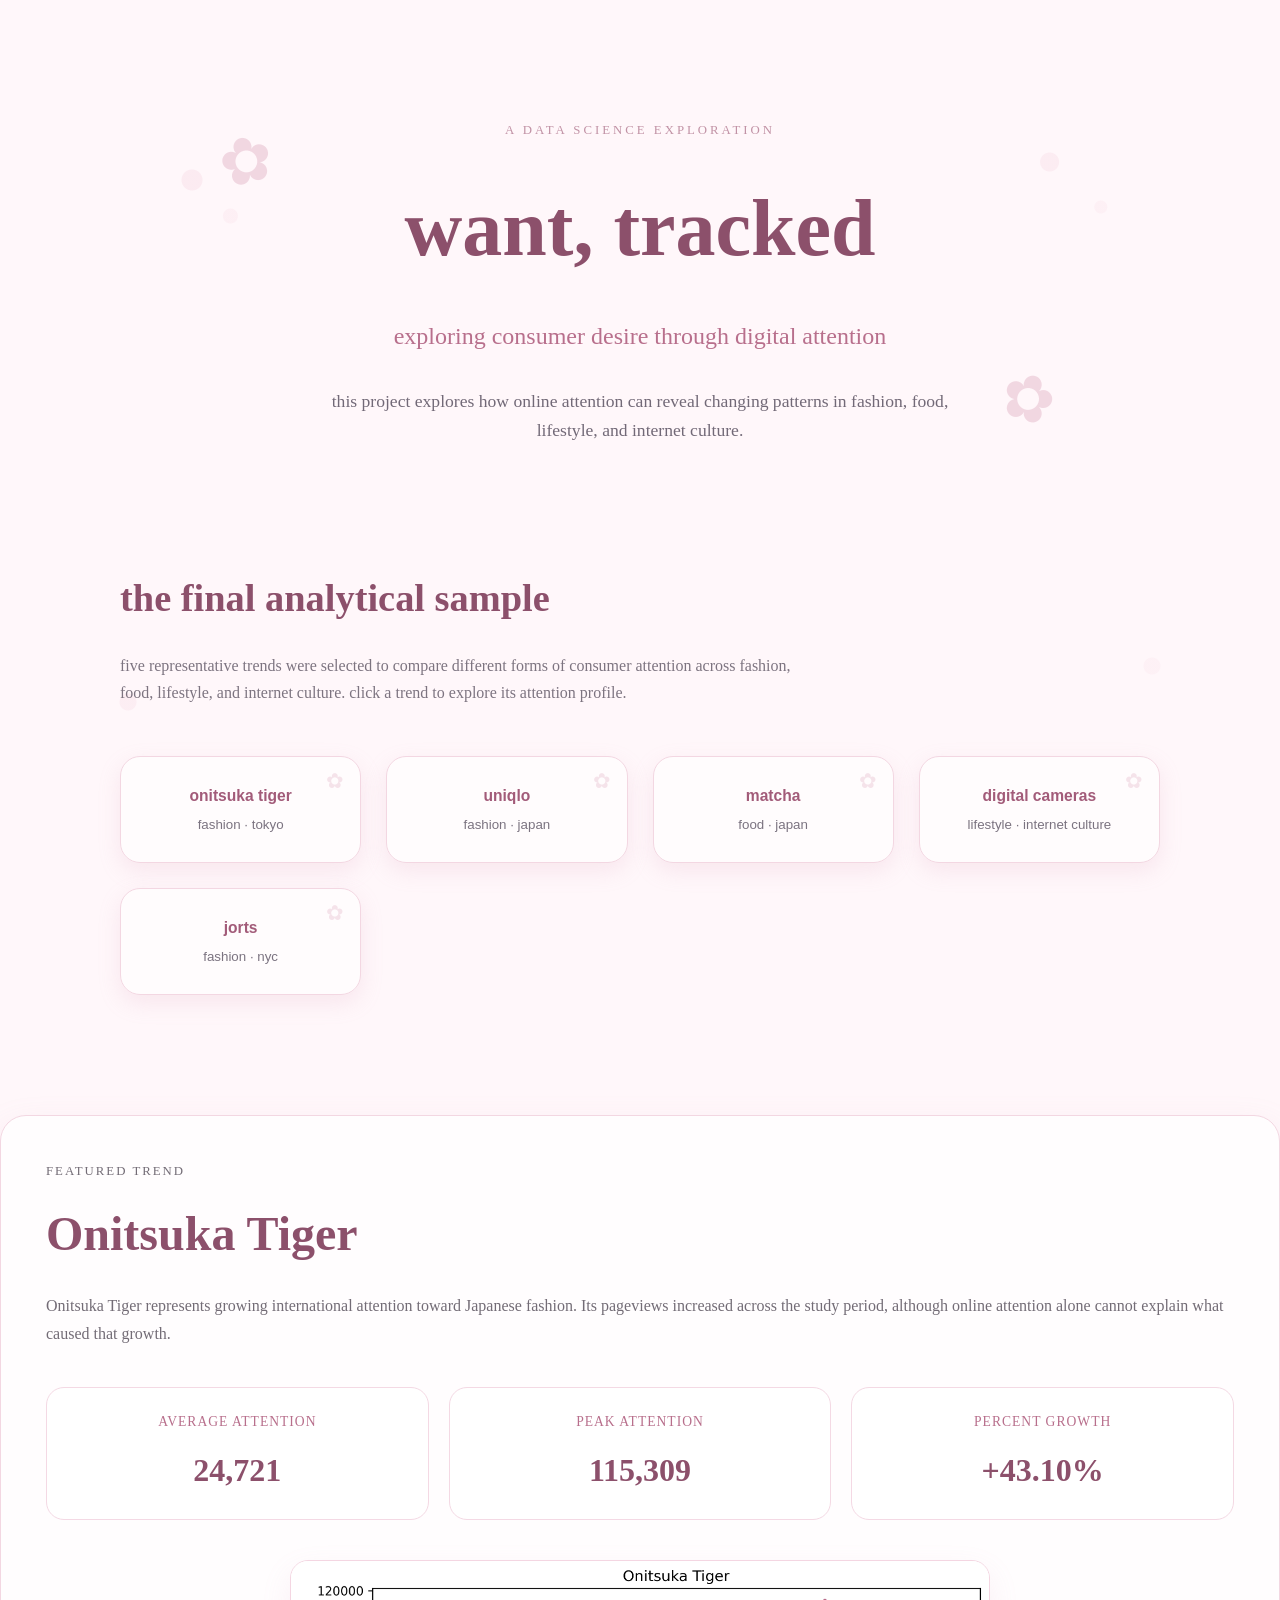
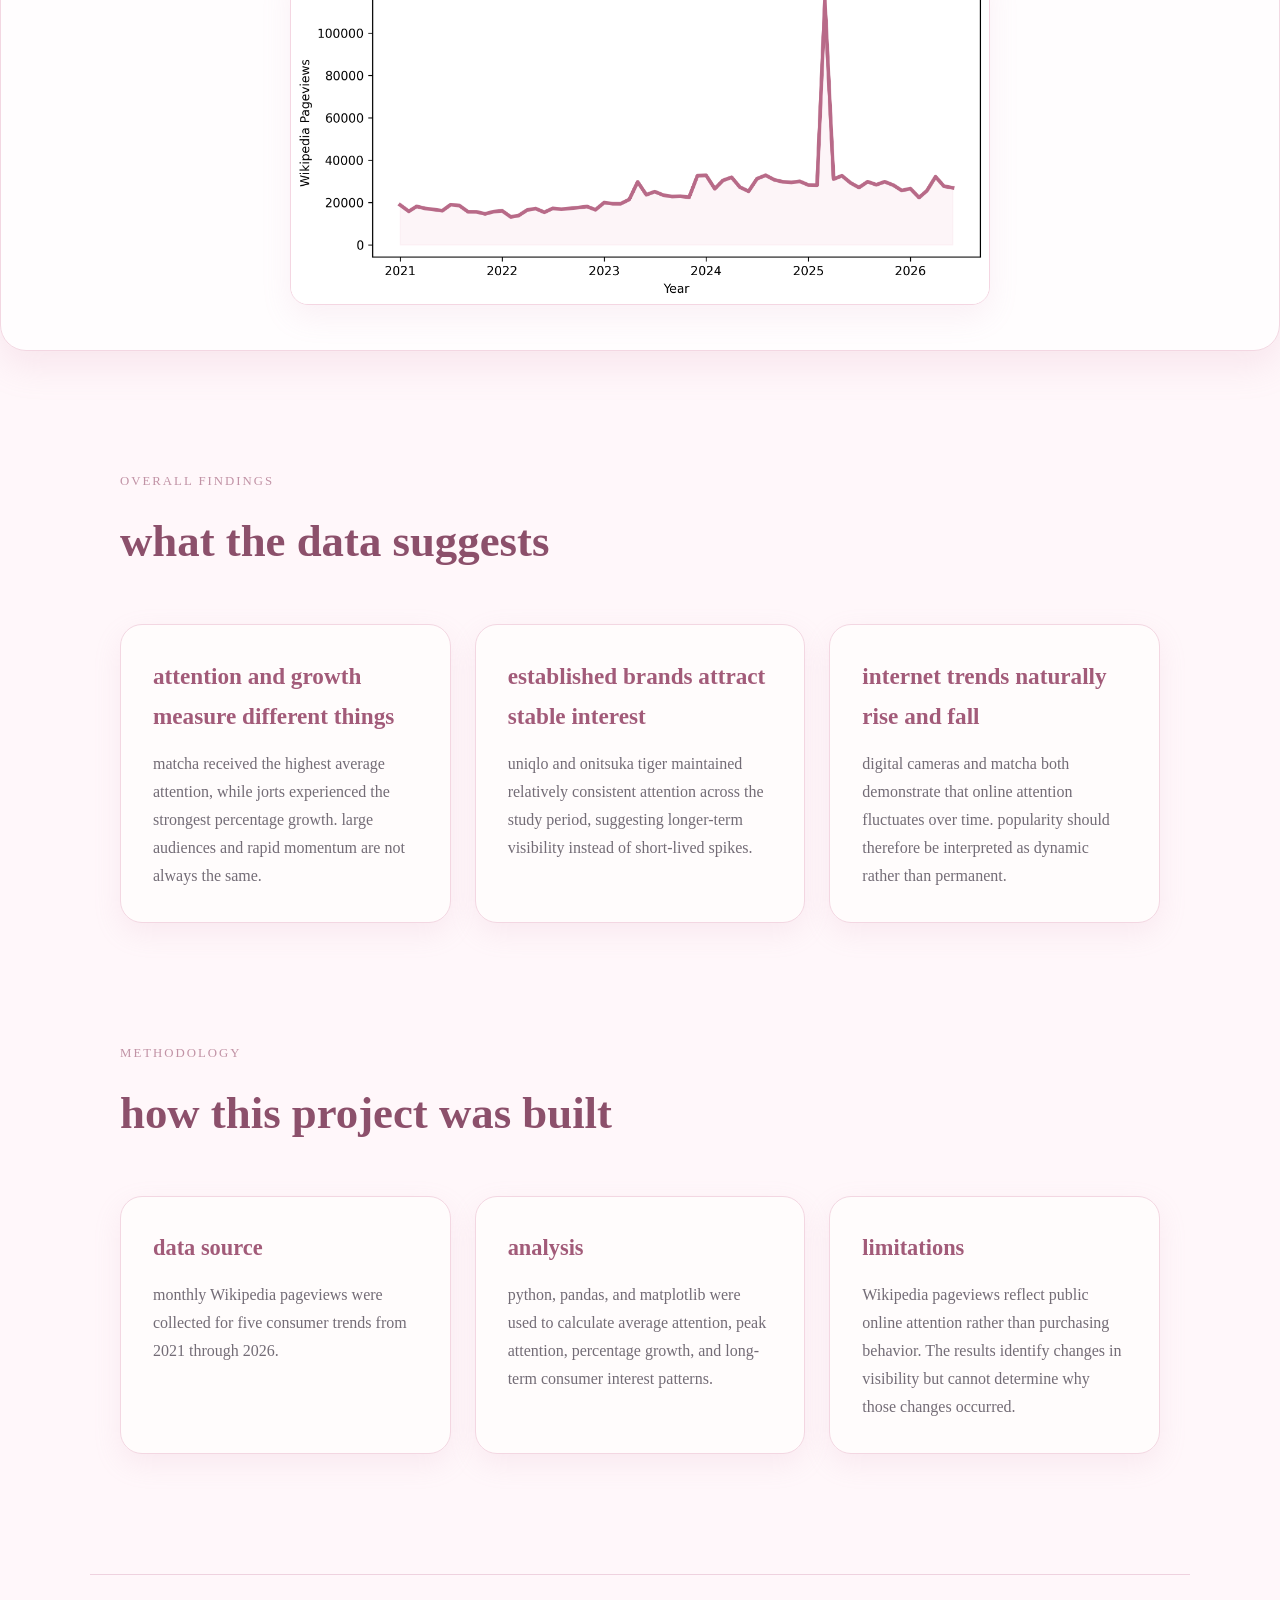
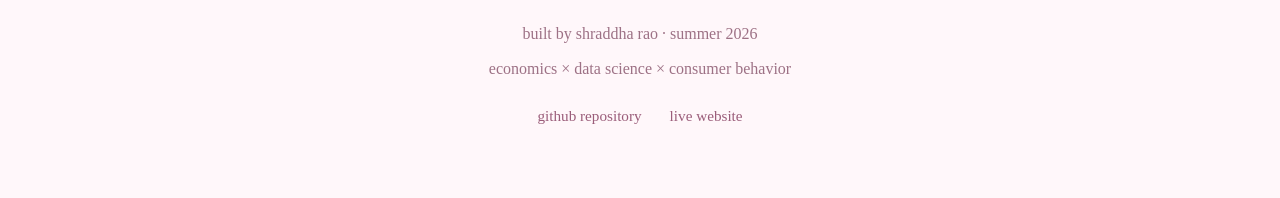
<file: docs/index.html>
<!DOCTYPE html>
<html lang="en">
<head>
    <meta charset="UTF-8">
    <meta name="viewport" content="width=device-width, initial-scale=1.0">

    <title>want, tracked</title>

    <link rel="preconnect" href="https://fonts.googleapis.com">
    <link rel="preconnect" href="https://fonts.gstatic.com" crossorigin>

    <link href="https://fonts.googleapis.com/css2?family=Cormorant+Garamond:wght@300;400;500;600;700&display=swap" rel="stylesheet">

    <link rel="stylesheet" href="style.css">
</head>

<body>

<header class="hero">

    <p class="eyebrow">a data science exploration</p>

    <h1>want, tracked</h1>

    <p class="subtitle">
        exploring consumer desire through digital attention
    </p>

    <p class="intro">
        this project explores how online attention can reveal changing
        patterns in fashion, food, lifestyle, and internet culture.
    </p>

</header>

<main>

<section class="selected-trends">

    <h2>the final analytical sample</h2>

    <p class="section-intro">
        five representative trends were selected to compare different forms of
        consumer attention across fashion, food, lifestyle, and internet
        culture. click a trend to explore its attention profile.
    </p>

    <div class="trend-grid">

        <button class="trend-card" data-trend="onitsuka_tiger">
            <h3>onitsuka tiger</h3>
            <p>fashion · tokyo</p>
        </button>

        <button class="trend-card" data-trend="uniqlo">
            <h3>uniqlo</h3>
            <p>fashion · japan</p>
        </button>

        <button class="trend-card" data-trend="matcha">
            <h3>matcha</h3>
            <p>food · japan</p>
        </button>

        <button class="trend-card" data-trend="digital_cameras">
            <h3>digital cameras</h3>
            <p>lifestyle · internet culture</p>
        </button>

        <button class="trend-card" data-trend="jorts">
            <h3>jorts</h3>
            <p>fashion · nyc</p>
        </button>

    </div>

</section>



<section class="trend-detail" id="trend-detail">

    <p class="detail-label">featured trend</p>

    <h2 id="detail-title">Onitsuka Tiger</h2>

    <p id="detail-description">
        Onitsuka Tiger represents growing international attention toward
        Japanese fashion. Its pageviews increased across the study period,
        although online attention alone cannot explain what caused that
        growth.
    </p>

    <div class="stat-grid">

        <div class="stat">
            <span>average attention</span>
            <strong id="average-attention">24,721</strong>
        </div>

        <div class="stat">
            <span>peak attention</span>
            <strong id="peak-attention">115,309</strong>
        </div>

        <div class="stat">
            <span>percent growth</span>
            <strong id="percent-growth">+43.10%</strong>
        </div>

    </div>

    <div class="chart-container">

        <img
            id="trend-chart"
            src="images/onitsuka.png"
            alt="trend attention graph">

    </div>

</section>



<section class="key-findings">

    <p class="detail-label">overall findings</p>

    <h2>what the data suggests</h2>

    <div class="findings-grid">

        <article class="finding-card">

            <h3>attention and growth measure different things</h3>

            <p>
                matcha received the highest average attention, while jorts
                experienced the strongest percentage growth. large audiences
                and rapid momentum are not always the same.
            </p>

        </article>

        <article class="finding-card">

            <h3>established brands attract stable interest</h3>

            <p>
                uniqlo and onitsuka tiger maintained relatively consistent
                attention across the study period, suggesting longer-term
                visibility instead of short-lived spikes.
            </p>

        </article>

        <article class="finding-card">

            <h3>internet trends naturally rise and fall</h3>

            <p>
                digital cameras and matcha both demonstrate that online
                attention fluctuates over time. popularity should therefore
                be interpreted as dynamic rather than permanent.
            </p>

        </article>

    </div>

</section>



<section class="methodology">

    <p class="detail-label">methodology</p>

    <h2>how this project was built</h2>

    <div class="method-grid">

        <div>

            <h3>data source</h3>

            <p>
                monthly Wikipedia pageviews were collected for five consumer
                trends from 2021 through 2026.
            </p>

        </div>

        <div>

            <h3>analysis</h3>

            <p>
                python, pandas, and matplotlib were used to calculate average
                attention, peak attention, percentage growth, and long-term
                consumer interest patterns.
            </p>

        </div>

        <div>

            <h3>limitations</h3>

            <p>
                Wikipedia pageviews reflect public online attention rather
                than purchasing behavior. The results identify changes in
                visibility but cannot determine why those changes occurred.
            </p>

        </div>

    </div>

</section>



<footer>

    <p>built by shraddha rao · summer 2026</p>

    <p>economics × data science × consumer behavior</p>

    <div class="footer-links">

        <a href="https://github.com/seryuiroke/want-tracked" target="_blank">
            github repository
        </a>

        <a href="https://seryuiroke.github.io/want-tracked/" target="_blank">
            live website
        </a>

    </div>

</footer>

</main>

<script src="script.js"></script>

</body>
</html>
</file>
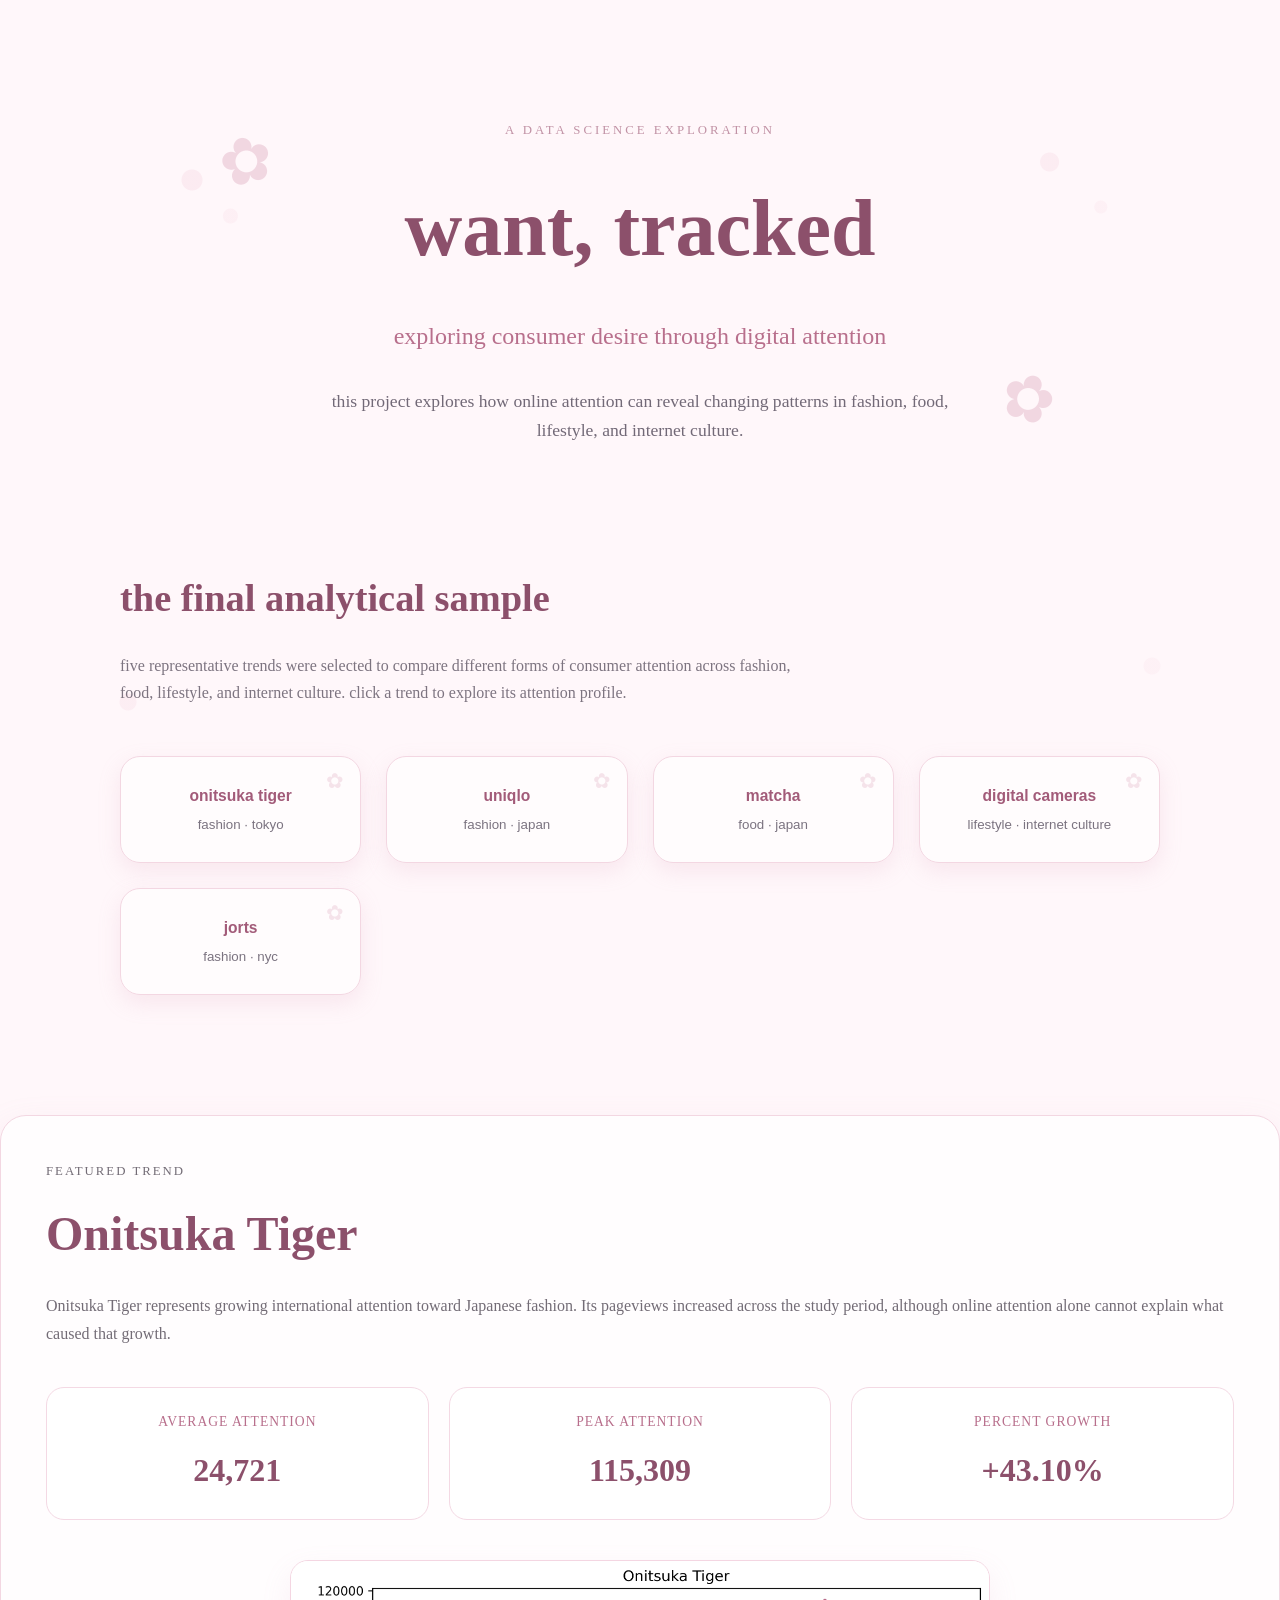
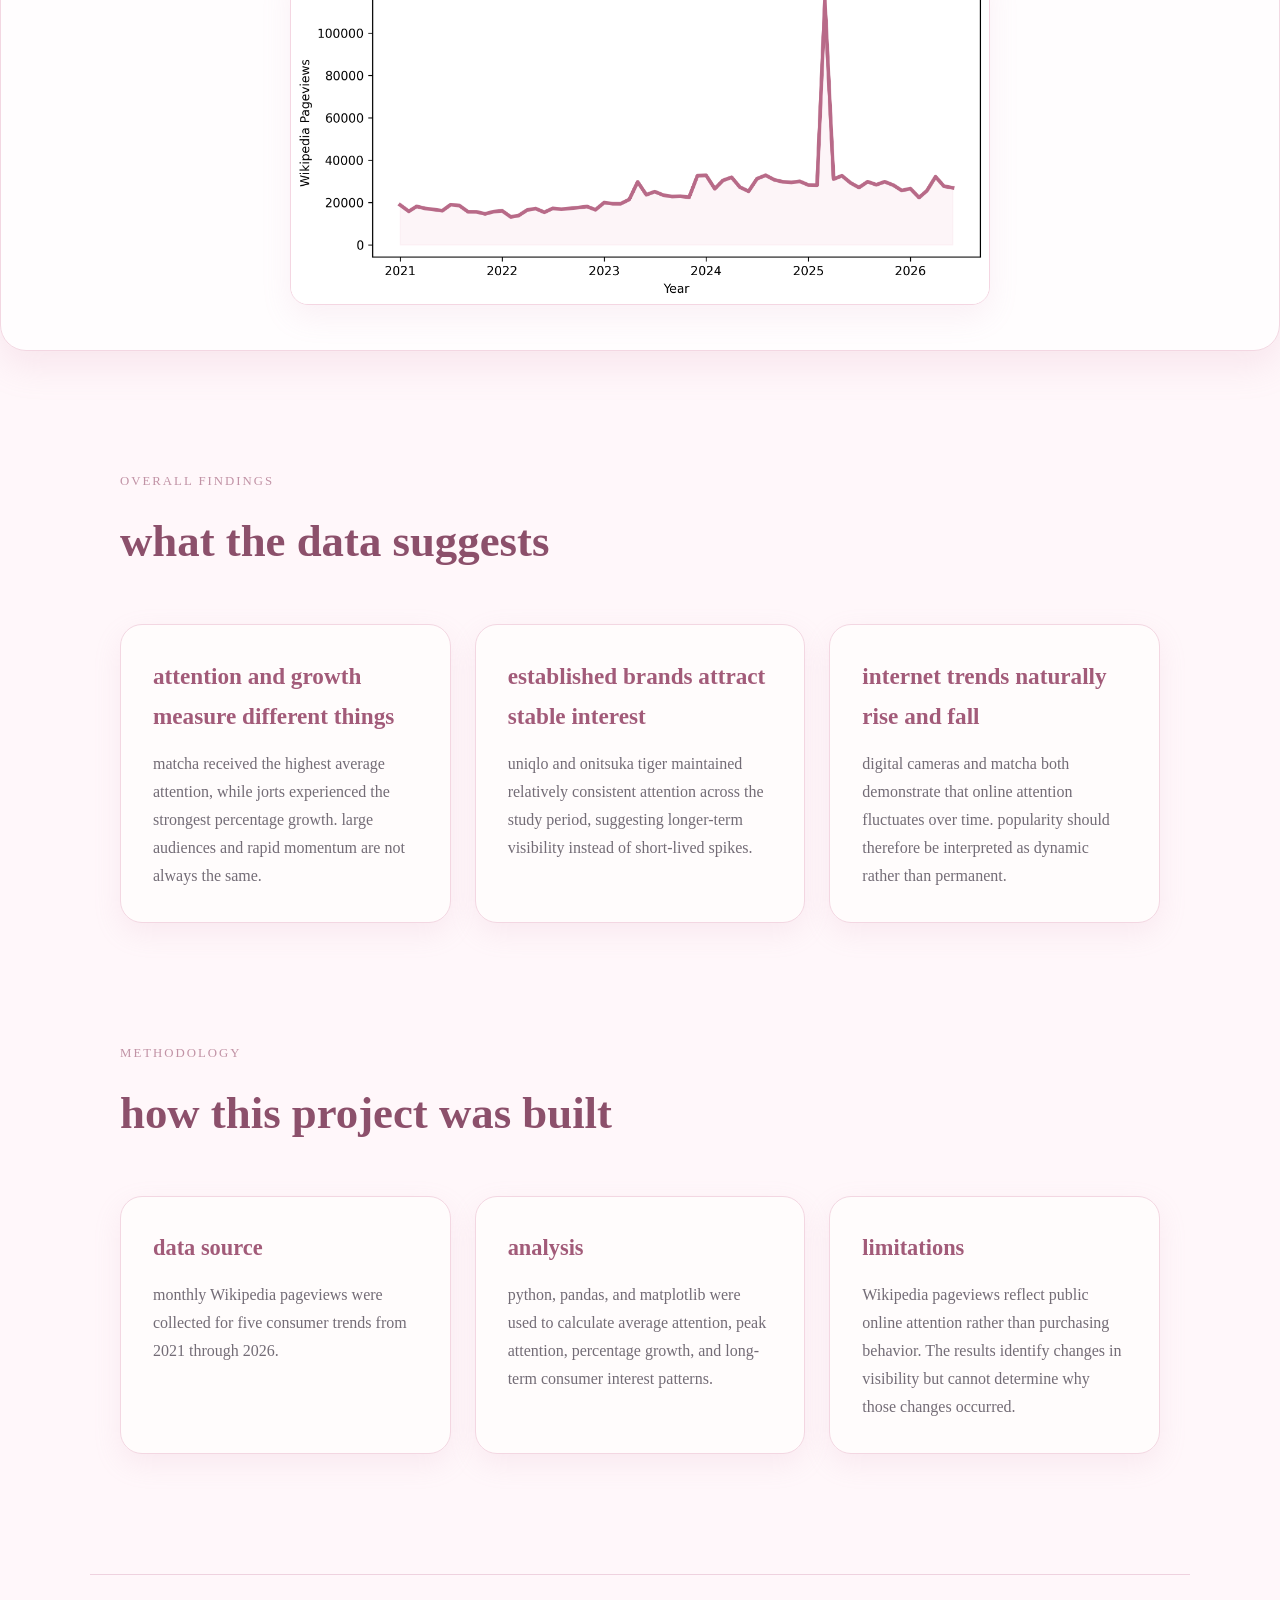
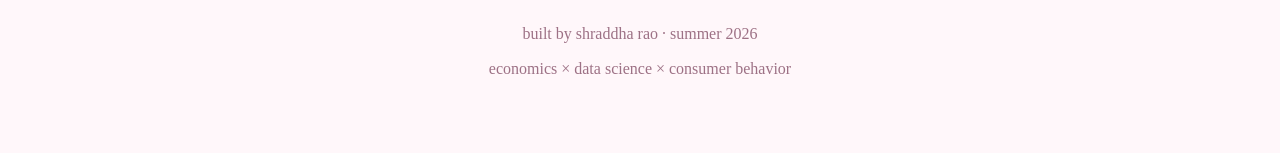
<file: website/index.html>
<!DOCTYPE html>
<html lang="en">
<head>
    <meta charset="UTF-8">
    <meta name="viewport" content="width=device-width, initial-scale=1.0">

    <title>want, tracked</title>

    <link rel="preconnect" href="https://fonts.googleapis.com">
    <link rel="preconnect" href="https://fonts.gstatic.com" crossorigin>

    <link href="https://fonts.googleapis.com/css2?family=Cormorant+Garamond:wght@300;400;500;600;700&display=swap" rel="stylesheet">

    <link rel="stylesheet" href="style.css">
</head>

<body>

<header class="hero">

    <p class="eyebrow">a data science exploration</p>

    <h1>want, tracked</h1>

    <p class="subtitle">
        exploring consumer desire through digital attention
    </p>

    <p class="intro">
        this project explores how online attention can reveal changing
        patterns in fashion, food, lifestyle, and internet culture.
    </p>

</header>

<main>

<section class="selected-trends">

    <h2>the final analytical sample</h2>

    <p class="section-intro">
        five representative trends were selected to compare different forms of
        consumer attention across fashion, food, lifestyle, and internet
        culture. click a trend to explore its attention profile.
    </p>

    <div class="trend-grid">

        <button class="trend-card" data-trend="onitsuka_tiger">
            <h3>onitsuka tiger</h3>
            <p>fashion · tokyo</p>
        </button>

        <button class="trend-card" data-trend="uniqlo">
            <h3>uniqlo</h3>
            <p>fashion · japan</p>
        </button>

        <button class="trend-card" data-trend="matcha">
            <h3>matcha</h3>
            <p>food · japan</p>
        </button>

        <button class="trend-card" data-trend="digital_cameras">
            <h3>digital cameras</h3>
            <p>lifestyle · internet culture</p>
        </button>

        <button class="trend-card" data-trend="jorts">
            <h3>jorts</h3>
            <p>fashion · nyc</p>
        </button>

    </div>

</section>



<section class="trend-detail" id="trend-detail">

    <p class="detail-label">featured trend</p>

    <h2 id="detail-title">Onitsuka Tiger</h2>

    <p id="detail-description">
        Onitsuka Tiger represents growing international attention toward
        Japanese fashion. Its pageviews increased across the study period,
        although online attention alone cannot explain what caused that
        growth.
    </p>

    <div class="stat-grid">

        <div class="stat">
            <span>average attention</span>
            <strong id="average-attention">24,721</strong>
        </div>

        <div class="stat">
            <span>peak attention</span>
            <strong id="peak-attention">115,309</strong>
        </div>

        <div class="stat">
            <span>percent growth</span>
            <strong id="percent-growth">+43.10%</strong>
        </div>

    </div>

    <div class="chart-container">

        <img
            id="trend-chart"
            src="images/onitsuka.png"
            alt="trend attention graph">

    </div>

</section>



<section class="key-findings">

    <p class="detail-label">overall findings</p>

    <h2>what the data suggests</h2>

    <div class="findings-grid">

        <article class="finding-card">

            <h3>attention and growth measure different things</h3>

            <p>
                matcha received the highest average attention, while jorts
                experienced the strongest percentage growth. large audiences
                and rapid momentum are not always the same.
            </p>

        </article>

        <article class="finding-card">

            <h3>established brands attract stable interest</h3>

            <p>
                uniqlo and onitsuka tiger maintained relatively consistent
                attention across the study period, suggesting longer-term
                visibility instead of short-lived spikes.
            </p>

        </article>

        <article class="finding-card">

            <h3>internet trends naturally rise and fall</h3>

            <p>
                digital cameras and matcha both demonstrate that online
                attention fluctuates over time. popularity should therefore
                be interpreted as dynamic rather than permanent.
            </p>

        </article>

    </div>

</section>



<section class="methodology">

    <p class="detail-label">methodology</p>

    <h2>how this project was built</h2>

    <div class="method-grid">

        <div>

            <h3>data source</h3>

            <p>
                monthly Wikipedia pageviews were collected for five consumer
                trends from 2021 through 2026.
            </p>

        </div>

        <div>

            <h3>analysis</h3>

            <p>
                python, pandas, and matplotlib were used to calculate average
                attention, peak attention, percentage growth, and long-term
                consumer interest patterns.
            </p>

        </div>

        <div>

            <h3>limitations</h3>

            <p>
                Wikipedia pageviews reflect public online attention rather
                than purchasing behavior. The results identify changes in
                visibility but cannot determine why those changes occurred.
            </p>

        </div>

    </div>

</section>



<footer>

    <p>built by shraddha rao · summer 2026</p>

    <p>economics × data science × consumer behavior</p>

</footer>

</main>

<script src="script.js"></script>

</body>
</html>
</file>
<file: docs/style.css>
* {
    margin: 0;
    padding: 0;
    box-sizing: border-box;
}

body {
    font-family: Georgia, serif;
    background:
        radial-gradient(circle at 15% 20%, rgba(236, 180, 200, 0.18) 0 10px, transparent 11px),
        radial-gradient(circle at 18% 24%, rgba(245, 205, 219, 0.18) 0 7px, transparent 8px),
        radial-gradient(circle at 82% 18%, rgba(236, 180, 200, 0.16) 0 9px, transparent 10px),
        radial-gradient(circle at 86% 23%, rgba(245, 205, 219, 0.16) 0 6px, transparent 7px),
        radial-gradient(circle at 10% 78%, rgba(236, 180, 200, 0.14) 0 8px, transparent 9px),
        radial-gradient(circle at 90% 74%, rgba(245, 205, 219, 0.14) 0 8px, transparent 9px),
        #fff7fa;
    background-attachment: fixed;
    color: #5d5560;
    line-height: 1.7;
}

/* ---------- HERO ---------- */

.hero {
    max-width: 900px;
    margin: 120px auto;
    text-align: center;
    padding: 0 30px;
    position: relative;
}

.hero::before,
.hero::after {
    content: "✿";
    position: absolute;
    color: rgba(206, 132, 161, 0.28);
    font-size: 4rem;
    line-height: 1;
}

.hero::before {
    top: 10px;
    left: 30px;
    transform: rotate(-15deg);
}

.hero::after {
    bottom: 15px;
    right: 35px;
    transform: rotate(18deg);
}

.eyebrow {
    text-transform: uppercase;
    letter-spacing: 3px;
    color: #c192a5;
    font-size: 0.8rem;
    margin-bottom: 18px;
}

.hero h1 {
    font-size: 5rem;
    margin-bottom: 20px;
    color: #8c506b;
}

.subtitle {
    font-size: 1.5rem;
    color: #b86f8c;
    margin-bottom: 30px;
}

.intro {
    max-width: 650px;
    margin: auto;
    font-size: 1.1rem;
    color: #726977;
}

/* ---------- MAIN ---------- */

.selected-trends {
    max-width: 1100px;
    margin: 0 auto 120px;
    padding: 0 30px;
}

.selected-trends h2 {
    font-size: 2.4rem;
    margin-bottom: 20px;
    color: #8c506b;
}

.section-intro {
    color: #7d7480;
    max-width: 700px;
    margin-bottom: 50px;
}

/* ---------- CARDS ---------- */

.trend-grid {
    display: grid;
    grid-template-columns: repeat(auto-fit, minmax(220px, 1fr));
    gap: 25px;
}

.trend-card {
    background: rgba(255, 253, 253, 0.94);
    padding: 30px;
    border-radius: 20px;
    border: 1px solid #f3d7e2;
    box-shadow: 0 8px 22px rgba(214, 155, 181, 0.18);
    transition: 0.3s ease;
    position: relative;
    overflow: hidden;
}

.trend-card::after {
    content: "✿";
    position: absolute;
    top: 12px;
    right: 16px;
    font-size: 1.3rem;
    color: rgba(206, 132, 161, 0.2);
}

.trend-card:hover {
    transform: translateY(-8px);
    background: #fdeef4;
    box-shadow: 0 14px 28px rgba(214, 155, 181, 0.28);
}

.trend-card h3 {
    margin-bottom: 12px;
    color: #a25b79;
}

.trend-card p {
    color: #7b7380;
}

/* ---------- MOBILE ---------- */

@media (max-width: 700px) {
    .hero {
        margin: 80px auto;
    }

    .hero h1 {
        font-size: 3.5rem;
    }

    .subtitle {
        font-size: 1.25rem;
    }

    .hero::before,
    .hero::after {
        font-size: 2.5rem;
    }
    
}

/* ---------- DETAIL PANEL ---------- */

.trend-detail {
    margin-top: 80px;
    background: rgba(255, 255, 255, 0.75);
    border: 1px solid #f3d7e2;
    border-radius: 26px;
    padding: 45px;
    box-shadow: 0 15px 35px rgba(214, 155, 181, 0.18);
}

.detail-label {
    text-transform: uppercase;
    letter-spacing: 2px;
    color: #c192a5;
    font-size: 0.8rem;
    margin-bottom: 10px;
}

.trend-detail h2 {
    color: #8c506b;
    font-size: 3rem;
    margin-bottom: 18px;
}

.trend-detail p {
    color: #736c76;
}

.stat-grid {
    display: grid;
    grid-template-columns: repeat(3, 1fr);
    gap: 20px;
    margin: 40px 0;
}

.stat {
    background: white;
    padding: 22px;
    border-radius: 18px;
    text-align: center;
    border: 1px solid #f4d9e4;
}

.stat span {
    display: block;
    color: #b86f8c;
    font-size: 0.85rem;
    text-transform: uppercase;
    letter-spacing: 1px;
    margin-bottom: 10px;
}

.stat strong {
    font-size: 2rem;
    color: #8c506b;
}

.chart-placeholder {
    height: 320px;
    border-radius: 20px;
    border: 2px dashed #efcad8;
    background: #fffdfd;
    display: flex;
    justify-content: center;
    align-items: center;
    color: #b4899a;
    margin-top: 30px;
}

.chart-container {
    margin-top: 40px;
    display: flex;
    justify-content: center;
}

#trend-chart {
    width: 100%;
    max-width: 700px;
    height: auto;

    border-radius: 18px;

    border: 1px solid #f4d6e2;

    box-shadow: 0 12px 30px rgba(212, 147, 177, 0.12);
}

/* ---------- KEY FINDINGS ---------- */

.key-findings {
    max-width: 1100px;
    margin: 120px auto 0;
    padding: 0 30px;
}

.key-findings h2 {
    font-size: 2.8rem;
    color: #8c506b;
    margin-bottom: 45px;
}

.findings-grid {
    display: grid;
    grid-template-columns: repeat(3, 1fr);
    gap: 24px;
}

.finding-card {
    background: rgba(255, 253, 253, 0.9);
    border: 1px solid #f3d7e2;
    border-radius: 22px;
    padding: 32px;
    box-shadow: 0 10px 28px rgba(214, 155, 181, 0.14);
}

.finding-card h3 {
    color: #a25b79;
    font-size: 1.45rem;
    margin-bottom: 14px;
}

.finding-card p {
    color: #736c76;
    line-height: 1.75;
}

/* ---------- METHODOLOGY ---------- */

.methodology {
    max-width: 1100px;
    margin: 120px auto 0;
    padding: 0 30px;
}

.methodology h2 {
    font-size: 2.8rem;
    color: #8c506b;
    margin-bottom: 45px;
}

.method-grid {
    display: grid;
    grid-template-columns: repeat(3, 1fr);
    gap: 24px;
}

.method-grid > div {
    background: rgba(255, 253, 253, 0.9);
    border: 1px solid #f3d7e2;
    border-radius: 22px;
    padding: 32px;
    box-shadow: 0 10px 28px rgba(214, 155, 181, 0.14);
}

.method-grid h3 {
    color: #a25b79;
    font-size: 1.4rem;
    margin-bottom: 14px;
}

.method-grid p {
    color: #736c76;
    line-height: 1.75;
}

/* ---------- FOOTER ---------- */

footer {
    max-width: 1100px;
    margin: 120px auto 0;
    padding: 45px 30px 70px;
    text-align: center;
    border-top: 1px solid #efd2df;
    color: #9d7185;
}

footer p + p {
    margin-top: 8px;
}

/* ---------- RESPONSIVE SECTIONS ---------- */

@media (max-width: 850px) {
    .findings-grid,
    .method-grid {
        grid-template-columns: 1fr;
    }

    .key-findings,
    .methodology {
        margin-top: 90px;
    }
}

.footer-links{
    margin-top:20px;
    display:flex;
    justify-content:center;
    gap:28px;
    flex-wrap:wrap;
}

.footer-links a{
    color:#9b5d7a;
    text-decoration:none;
    font-size:.95rem;
    transition:.25s;
}

.footer-links a:hover{
    color:#6f4358;
    text-decoration:underline;
}

@media (max-width: 700px){

    .trend-grid{
        grid-template-columns:1fr;
    }

    .stat-grid{
        grid-template-columns:1fr;
    }

    .trend-detail{
        padding:28px 20px;
        margin-left:16px;
        margin-right:16px;
    }

    .selected-trends,
    .key-findings,
    .methodology{
        padding-left:16px;
        padding-right:16px;
    }

    .hero{
        padding-left:20px;
        padding-right:20px;
    }

    .chart-container img{
        width:100%;
        height:auto;
    }
}
</file>
<file: website/style.css>
* {
    margin: 0;
    padding: 0;
    box-sizing: border-box;
}

body {
    font-family: Georgia, serif;
    background:
        radial-gradient(circle at 15% 20%, rgba(236, 180, 200, 0.18) 0 10px, transparent 11px),
        radial-gradient(circle at 18% 24%, rgba(245, 205, 219, 0.18) 0 7px, transparent 8px),
        radial-gradient(circle at 82% 18%, rgba(236, 180, 200, 0.16) 0 9px, transparent 10px),
        radial-gradient(circle at 86% 23%, rgba(245, 205, 219, 0.16) 0 6px, transparent 7px),
        radial-gradient(circle at 10% 78%, rgba(236, 180, 200, 0.14) 0 8px, transparent 9px),
        radial-gradient(circle at 90% 74%, rgba(245, 205, 219, 0.14) 0 8px, transparent 9px),
        #fff7fa;
    background-attachment: fixed;
    color: #5d5560;
    line-height: 1.7;
}

/* ---------- HERO ---------- */

.hero {
    max-width: 900px;
    margin: 120px auto;
    text-align: center;
    padding: 0 30px;
    position: relative;
}

.hero::before,
.hero::after {
    content: "✿";
    position: absolute;
    color: rgba(206, 132, 161, 0.28);
    font-size: 4rem;
    line-height: 1;
}

.hero::before {
    top: 10px;
    left: 30px;
    transform: rotate(-15deg);
}

.hero::after {
    bottom: 15px;
    right: 35px;
    transform: rotate(18deg);
}

.eyebrow {
    text-transform: uppercase;
    letter-spacing: 3px;
    color: #c192a5;
    font-size: 0.8rem;
    margin-bottom: 18px;
}

.hero h1 {
    font-size: 5rem;
    margin-bottom: 20px;
    color: #8c506b;
}

.subtitle {
    font-size: 1.5rem;
    color: #b86f8c;
    margin-bottom: 30px;
}

.intro {
    max-width: 650px;
    margin: auto;
    font-size: 1.1rem;
    color: #726977;
}

/* ---------- MAIN ---------- */

.selected-trends {
    max-width: 1100px;
    margin: 0 auto 120px;
    padding: 0 30px;
}

.selected-trends h2 {
    font-size: 2.4rem;
    margin-bottom: 20px;
    color: #8c506b;
}

.section-intro {
    color: #7d7480;
    max-width: 700px;
    margin-bottom: 50px;
}

/* ---------- CARDS ---------- */

.trend-grid {
    display: grid;
    grid-template-columns: repeat(auto-fit, minmax(220px, 1fr));
    gap: 25px;
}

.trend-card {
    background: rgba(255, 253, 253, 0.94);
    padding: 30px;
    border-radius: 20px;
    border: 1px solid #f3d7e2;
    box-shadow: 0 8px 22px rgba(214, 155, 181, 0.18);
    transition: 0.3s ease;
    position: relative;
    overflow: hidden;
}

.trend-card::after {
    content: "✿";
    position: absolute;
    top: 12px;
    right: 16px;
    font-size: 1.3rem;
    color: rgba(206, 132, 161, 0.2);
}

.trend-card:hover {
    transform: translateY(-8px);
    background: #fdeef4;
    box-shadow: 0 14px 28px rgba(214, 155, 181, 0.28);
}

.trend-card h3 {
    margin-bottom: 12px;
    color: #a25b79;
}

.trend-card p {
    color: #7b7380;
}

/* ---------- MOBILE ---------- */

@media (max-width: 700px) {
    .hero {
        margin: 80px auto;
    }

    .hero h1 {
        font-size: 3.5rem;
    }

    .subtitle {
        font-size: 1.25rem;
    }

    .hero::before,
    .hero::after {
        font-size: 2.5rem;
    }
    
}

/* ---------- DETAIL PANEL ---------- */

.trend-detail {
    margin-top: 80px;
    background: rgba(255, 255, 255, 0.75);
    border: 1px solid #f3d7e2;
    border-radius: 26px;
    padding: 45px;
    box-shadow: 0 15px 35px rgba(214, 155, 181, 0.18);
}

.detail-label {
    text-transform: uppercase;
    letter-spacing: 2px;
    color: #c192a5;
    font-size: 0.8rem;
    margin-bottom: 10px;
}

.trend-detail h2 {
    color: #8c506b;
    font-size: 3rem;
    margin-bottom: 18px;
}

.trend-detail p {
    color: #736c76;
}

.stat-grid {
    display: grid;
    grid-template-columns: repeat(3, 1fr);
    gap: 20px;
    margin: 40px 0;
}

.stat {
    background: white;
    padding: 22px;
    border-radius: 18px;
    text-align: center;
    border: 1px solid #f4d9e4;
}

.stat span {
    display: block;
    color: #b86f8c;
    font-size: 0.85rem;
    text-transform: uppercase;
    letter-spacing: 1px;
    margin-bottom: 10px;
}

.stat strong {
    font-size: 2rem;
    color: #8c506b;
}

.chart-placeholder {
    height: 320px;
    border-radius: 20px;
    border: 2px dashed #efcad8;
    background: #fffdfd;
    display: flex;
    justify-content: center;
    align-items: center;
    color: #b4899a;
    margin-top: 30px;
}

.chart-container {
    margin-top: 40px;
    display: flex;
    justify-content: center;
}

#trend-chart {
    width: 100%;
    max-width: 700px;
    height: auto;

    border-radius: 18px;

    border: 1px solid #f4d6e2;

    box-shadow: 0 12px 30px rgba(212, 147, 177, 0.12);
}

/* ---------- KEY FINDINGS ---------- */

.key-findings {
    max-width: 1100px;
    margin: 120px auto 0;
    padding: 0 30px;
}

.key-findings h2 {
    font-size: 2.8rem;
    color: #8c506b;
    margin-bottom: 45px;
}

.findings-grid {
    display: grid;
    grid-template-columns: repeat(3, 1fr);
    gap: 24px;
}

.finding-card {
    background: rgba(255, 253, 253, 0.9);
    border: 1px solid #f3d7e2;
    border-radius: 22px;
    padding: 32px;
    box-shadow: 0 10px 28px rgba(214, 155, 181, 0.14);
}

.finding-card h3 {
    color: #a25b79;
    font-size: 1.45rem;
    margin-bottom: 14px;
}

.finding-card p {
    color: #736c76;
    line-height: 1.75;
}

/* ---------- METHODOLOGY ---------- */

.methodology {
    max-width: 1100px;
    margin: 120px auto 0;
    padding: 0 30px;
}

.methodology h2 {
    font-size: 2.8rem;
    color: #8c506b;
    margin-bottom: 45px;
}

.method-grid {
    display: grid;
    grid-template-columns: repeat(3, 1fr);
    gap: 24px;
}

.method-grid > div {
    background: rgba(255, 253, 253, 0.9);
    border: 1px solid #f3d7e2;
    border-radius: 22px;
    padding: 32px;
    box-shadow: 0 10px 28px rgba(214, 155, 181, 0.14);
}

.method-grid h3 {
    color: #a25b79;
    font-size: 1.4rem;
    margin-bottom: 14px;
}

.method-grid p {
    color: #736c76;
    line-height: 1.75;
}

/* ---------- FOOTER ---------- */

footer {
    max-width: 1100px;
    margin: 120px auto 0;
    padding: 45px 30px 70px;
    text-align: center;
    border-top: 1px solid #efd2df;
    color: #9d7185;
}

footer p + p {
    margin-top: 8px;
}

/* ---------- RESPONSIVE SECTIONS ---------- */

@media (max-width: 850px) {
    .findings-grid,
    .method-grid {
        grid-template-columns: 1fr;
    }

    .key-findings,
    .methodology {
        margin-top: 90px;
    }
}
</file>
